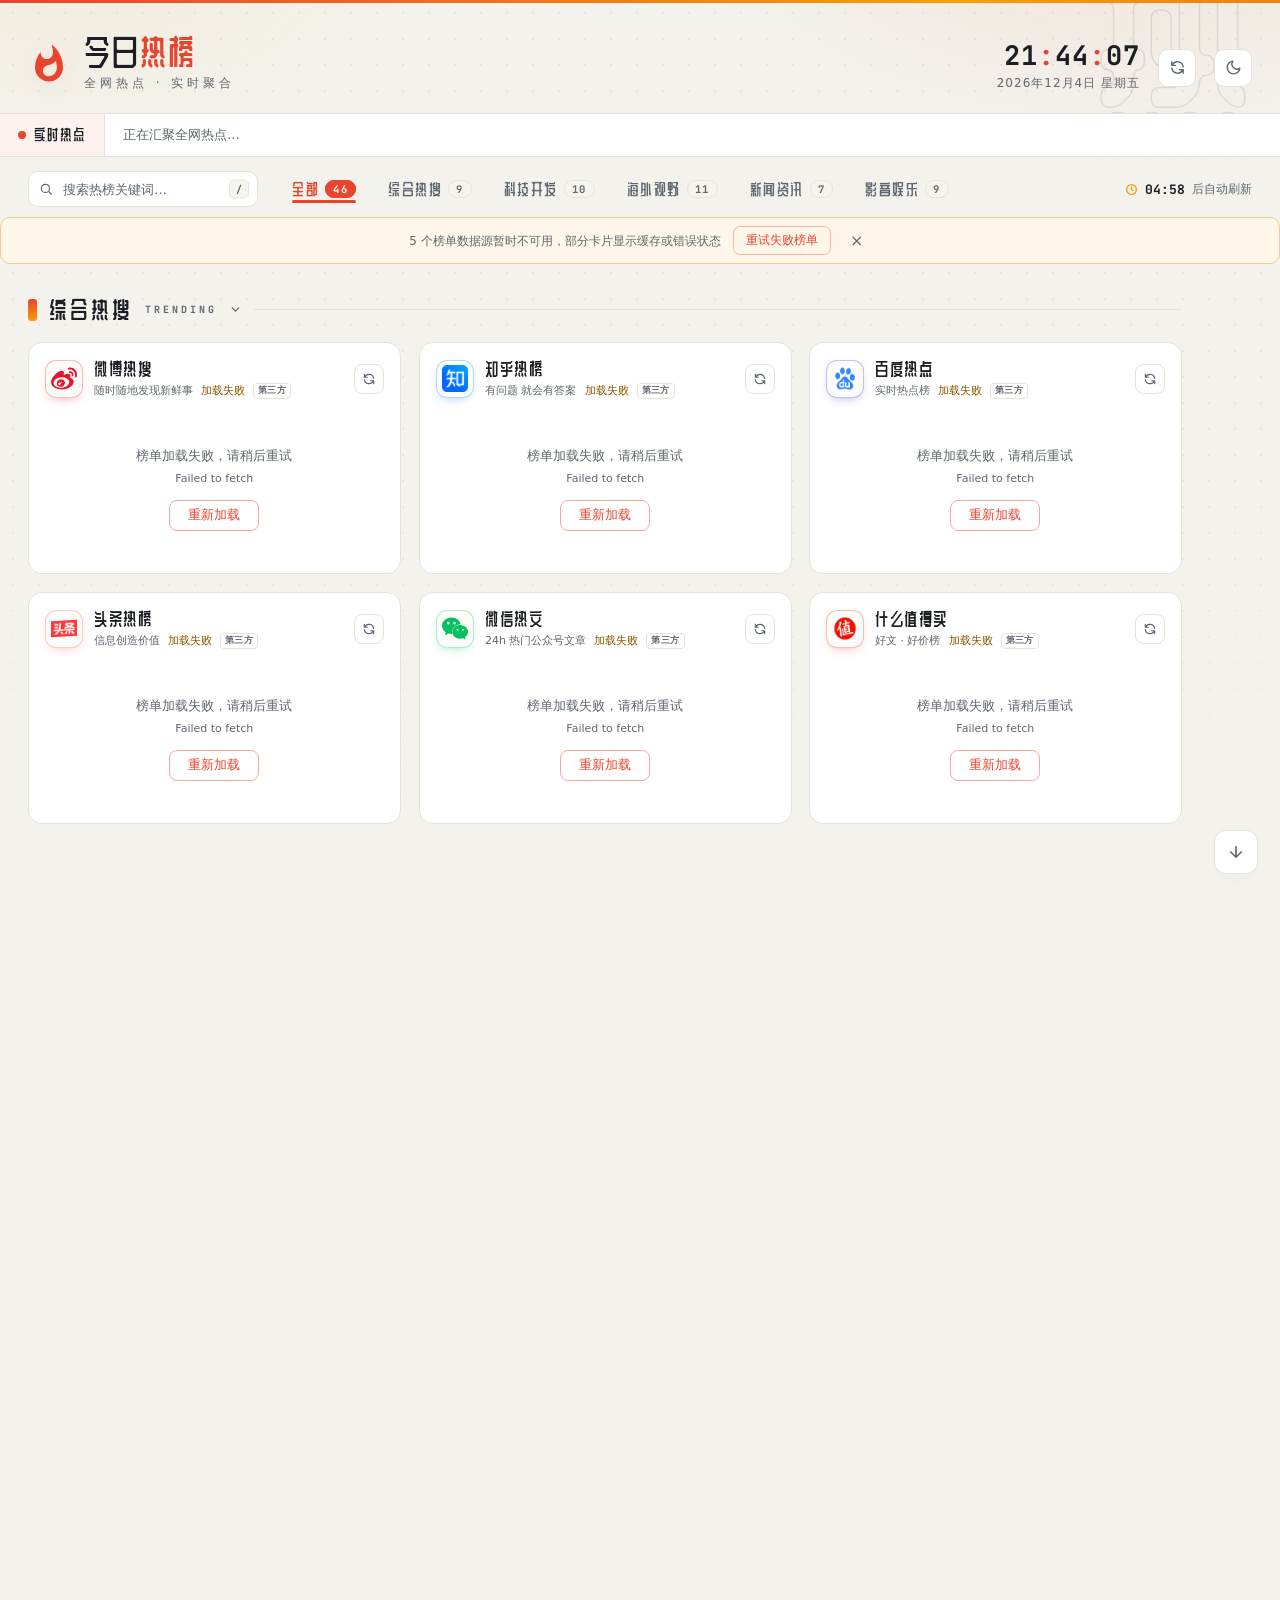
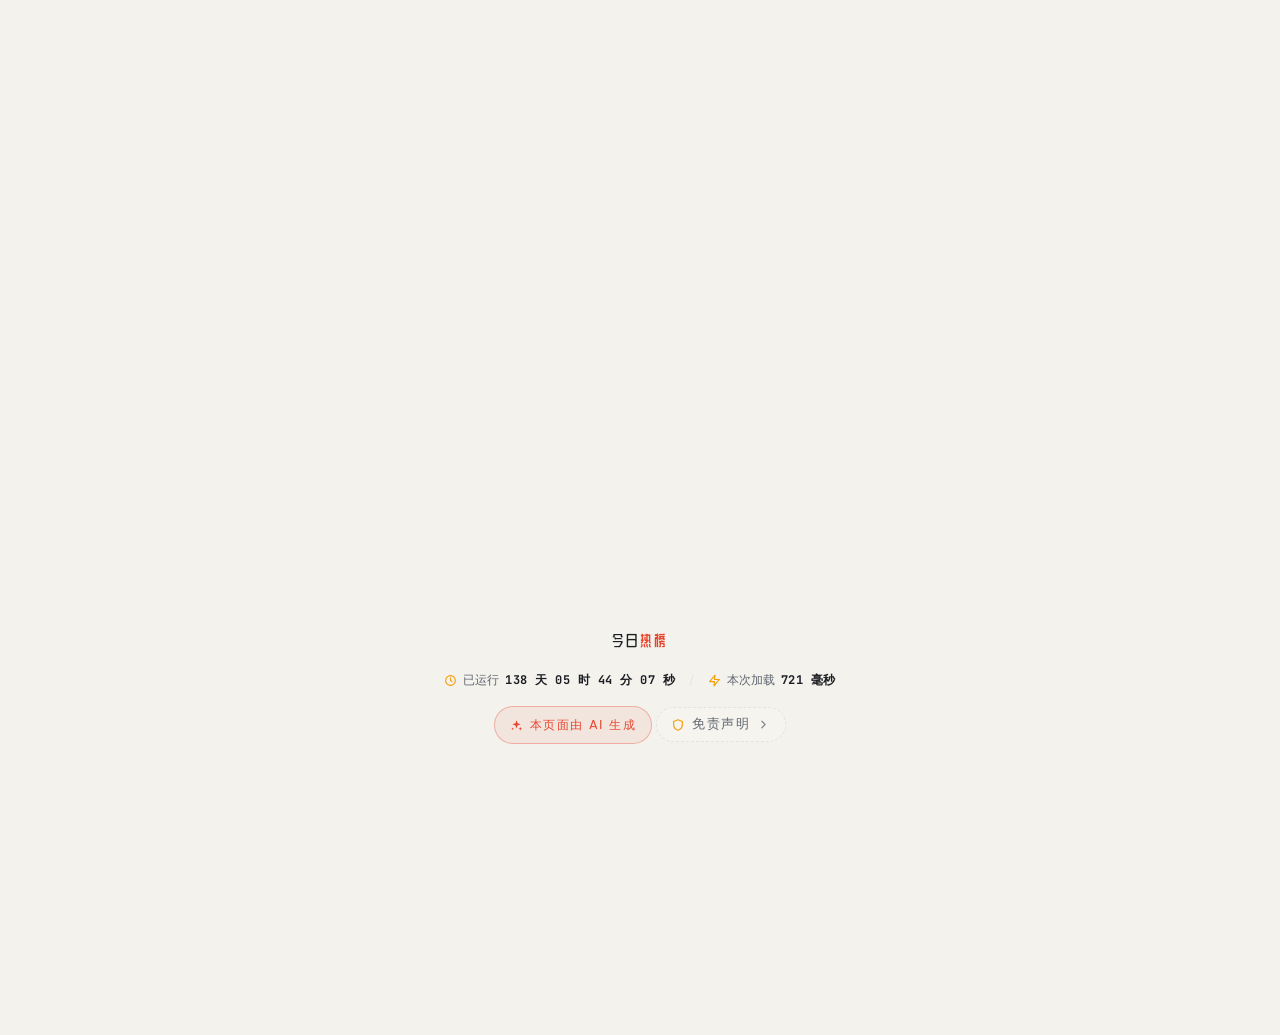
<file: index.html>
<!DOCTYPE html>
<html lang="zh-CN">
<head>
<meta charset="UTF-8">
<meta name="viewport" content="width=device-width, initial-scale=1.0, viewport-fit=cover">
<title>今日热榜 · 全网热点实时聚合</title>
<meta name="description" content="聚合微博、知乎、百度、B站、X、Hacker News、BBC、纽约时报、澎湃新闻等 46 个平台的实时热榜与新闻头条，每 5 分钟自动刷新。">
<link rel="canonical" href="https://yiktt.github.io/hotboard/">
<meta property="og:type" content="website">
<meta property="og:site_name" content="今日热榜">
<meta property="og:title" content="今日热榜 · 全网热点实时聚合">
<meta property="og:description" content="聚合微博、知乎、百度、B站、X、Hacker News、BBC、纽约时报、澎湃新闻等 46 个平台的实时热榜与新闻头条，每 5 分钟自动刷新。">
<meta property="og:url" content="https://yiktt.github.io/hotboard/">
<meta name="twitter:card" content="summary">
<meta name="twitter:title" content="今日热榜 · 全网热点实时聚合">
<meta name="twitter:description" content="聚合微博、知乎、百度、B站、X、Hacker News、BBC、纽约时报、澎湃新闻等 46 个平台的实时热榜与新闻头条，每 5 分钟自动刷新。">
<meta name="theme-color" media="(prefers-color-scheme: light)" content="#f3f2ec">
<meta name="theme-color" media="(prefers-color-scheme: dark)" content="#131519">
<meta http-equiv="Content-Security-Policy" content="default-src 'none'; script-src 'self' 'sha256-LBFYuMnAkBFSJf3Q/GZRao+b3M6IoYynnUeSB7OsTqY='; style-src 'self'; style-src-attr 'unsafe-inline'; font-src 'self'; img-src 'self' data:; connect-src 'self' https://api.codelife.cc https://cors.redoc.ly https://hn.algolia.com https://dev.to; base-uri 'none'; form-action 'none'; object-src 'none'">
<meta name="referrer" content="strict-origin-when-cross-origin">
<link rel="icon" href="data:image/svg+xml,%3Csvg xmlns='http://www.w3.org/2000/svg' viewBox='0 0 24 24'%3E%3Cpath fill='%23e8442e' d='M13.5.67s.74 2.65.74 4.8c0 2.06-1.35 3.73-3.41 3.73-2.07 0-3.63-1.67-3.63-3.73l.03-.36C5.21 7.51 4 10.62 4 14c0 4.42 3.58 8 8 8s8-3.58 8-8C20 8.61 17.41 3.8 13.5.67zM11.71 19c-1.78 0-3.22-1.4-3.22-3.14 0-1.62 1.05-2.76 2.81-3.12 1.77-.36 3.6-1.21 4.62-2.58.39 1.29.59 2.65.59 4.04 0 2.65-2.15 4.8-4.8 4.8z'/%3E%3C/svg%3E">
<!-- 修改下方内联主题脚本时，需同步更新 head 中 CSP 的 sha256 哈希 -->
<script>
/* 主题预渲染：避免闪烁（必须内联，先于样式执行） */
(function(){try{var t=localStorage.getItem('hotboard-theme');if(!t){t=window.matchMedia('(prefers-color-scheme: dark)').matches?'dark':'light';}document.documentElement.dataset.theme=t;}catch(e){document.documentElement.dataset.theme='light';}})();
</script>
<link rel="preconnect" href="https://cors.redoc.ly" crossorigin>
<link rel="preconnect" href="https://api.codelife.cc" crossorigin>
<!-- 静态资源版本：更新 hot.css / hot.js 后同步修改 v= 参数 -->
<link rel="stylesheet" href="hot.css?v=20261112-2">
<!-- 字体为自托管子集；新增展示文案后运行 node scripts/build-fonts.mjs 重新生成 -->
<link rel="preload" as="font" type="font/woff2" href="fonts/zcool-ui.woff2" crossorigin>
<link rel="preload" as="font" type="font/woff2" href="fonts/jetbrains-mono-400.woff2" crossorigin>
<link rel="preload" as="font" type="font/woff2" href="fonts/jetbrains-mono-700.woff2" crossorigin>
</head>
<body>
<a class="skip" href="#board">跳到榜单内容</a>
<div class="heatline" aria-hidden="true"></div>

<header class="topbar">
  <span class="wm" aria-hidden="true">热</span>
  <div class="wrap">
    <div class="brand">
      <svg class="flame" viewBox="0 0 24 24" aria-hidden="true"><path fill="currentColor" d="M13.5.67s.74 2.65.74 4.8c0 2.06-1.35 3.73-3.41 3.73-2.07 0-3.63-1.67-3.63-3.73l.03-.36C5.21 7.51 4 10.62 4 14c0 4.42 3.58 8 8 8s8-3.58 8-8C20 8.61 17.41 3.8 13.5.67zM11.71 19c-1.78 0-3.22-1.4-3.22-3.14 0-1.62 1.05-2.76 2.81-3.12 1.77-.36 3.6-1.21 4.62-2.58.39 1.29.59 2.65.59 4.04 0 2.65-2.15 4.8-4.8 4.8z"/></svg>
      <div>
        <h1>今日<em>热榜</em></h1>
        <p class="tag">全网热点 · 实时聚合</p>
      </div>
    </div>
    <div class="hd-right">
      <div class="clock">
        <div class="time" id="clock-time">--<i>:</i>--<i>:</i>--</div>
        <div class="date" id="clock-date">加载中…</div>
      </div>
      <button class="iconbtn" id="btn-refresh" aria-label="刷新全部榜单" title="刷新全部榜单">
        <svg viewBox="0 0 24 24" fill="none" stroke="currentColor" stroke-width="2" stroke-linecap="round" stroke-linejoin="round"><path d="M4 4v5h.582m15.356 2A8.001 8.001 0 0 0 4.582 9m0 0H9m11 11v-5h-.581m0 0a8.003 8.003 0 0 1-15.357-2m15.357 2H15"/></svg>
      </button>
      <button class="iconbtn tbtn" id="btn-theme" aria-label="切换深浅主题" title="切换主题">
        <svg class="moon" viewBox="0 0 24 24" fill="none" stroke="currentColor" stroke-width="2" stroke-linecap="round" stroke-linejoin="round"><path d="M21 12.79A9 9 0 1 1 11.21 3 7 7 0 0 0 21 12.79z"/></svg>
        <svg class="sun" viewBox="0 0 24 24" fill="none" stroke="currentColor" stroke-width="2" stroke-linecap="round" stroke-linejoin="round"><circle cx="12" cy="12" r="4"/><path d="M12 2v2m0 16v2M4.93 4.93l1.41 1.41m11.32 11.32 1.41 1.41M2 12h2m16 0h2M4.93 19.07l1.41-1.41M17.66 6.34l1.41-1.41"/></svg>
      </button>
    </div>
  </div>
</header>

<div class="ticker" aria-label="实时热点滚动条">
  <div class="tk-label"><span class="dot" aria-hidden="true"></span><span>实时热点</span></div>
  <div class="tk-view">
    <div class="tk-track" id="tk-track"><span class="tk-empty">正在汇聚全网热点…</span></div>
  </div>
</div>

<nav class="controls" aria-label="筛选与搜索">
  <div class="wrap">
    <div class="search">
      <svg viewBox="0 0 24 24" fill="none" stroke="currentColor" stroke-width="2" stroke-linecap="round"><circle cx="11" cy="11" r="7"/><path d="m21 21-4.35-4.35"/></svg>
      <input type="search" id="q" placeholder="搜索热榜关键词…" aria-label="搜索热榜" autocomplete="off">
      <button class="clr" id="q-clr" aria-label="清空搜索">×</button>
      <kbd>/</kbd>
    </div>
    <span class="sstat" id="sstat" hidden aria-live="polite"></span>
    <div class="tabs" id="tabs" role="group" aria-label="分类筛选"></div>
    <div class="next">
      <svg viewBox="0 0 24 24" fill="none" stroke="currentColor" stroke-width="2.4" stroke-linecap="round"><circle cx="12" cy="12" r="9"/><path d="M12 7v5l3 2"/></svg>
      <b id="cd">05:00</b><span>后自动刷新</span>
    </div>
  </div>
</nav>

<div class="wrap src-alert" id="src-alert" role="status" hidden>
  <span id="src-alert-text">部分榜单数据源暂时不可用</span>
  <button type="button" id="src-retry">重试失败榜单</button>
  <button type="button" class="src-alert-x" id="src-alert-close" aria-label="关闭数据源提示">×</button>
</div>

<main class="wrap">
  <div id="board" tabindex="-1"><p class="search-empty" id="search-empty" role="status" hidden>没有找到匹配的内容，试试更短的关键词。</p></div>
</main>

<div class="floats">
  <button class="fbtn" id="f-top" aria-label="回到顶部" title="回到顶部">
    <svg viewBox="0 0 24 24" fill="none" stroke="currentColor" stroke-width="2.2" stroke-linecap="round" stroke-linejoin="round"><path d="M12 19V5m-7 7 7-7 7 7"/></svg>
  </button>
  <button class="fbtn" id="f-bottom" aria-label="到页面底部" title="到底部">
    <svg viewBox="0 0 24 24" fill="none" stroke="currentColor" stroke-width="2.2" stroke-linecap="round" stroke-linejoin="round"><path d="M12 5v14m7-7-7 7-7-7"/></svg>
  </button>
</div>

<footer>
  <div class="wrap">
    <p class="fbrand">今日<em>热榜</em></p>
    <p class="fstats" aria-label="站点运行状态">
      <span class="fstat" title="自 2026-07-20 起持续运行">
        <svg viewBox="0 0 24 24" fill="none" stroke="currentColor" stroke-width="2" stroke-linecap="round" stroke-linejoin="round" aria-hidden="true"><circle cx="12" cy="12" r="9"/><path d="M12 7v5l3 2"/></svg>
        已运行 <b id="stat-uptime">--</b>
      </span>
      <span class="fsep" aria-hidden="true">/</span>
      <span class="fstat" title="本次页面打开耗时">
        <svg viewBox="0 0 24 24" fill="none" stroke="currentColor" stroke-width="2" stroke-linecap="round" stroke-linejoin="round" aria-hidden="true"><path d="M13 2 3 14h9l-1 8 10-12h-9l1-8z"/></svg>
        本次加载 <b id="stat-load">…</b>
      </span>
    </p>
    <p class="ai-badge" title="本页面由 AI 辅助生成">
      <svg viewBox="0 0 24 24" fill="currentColor" aria-hidden="true"><path d="M12 2.5 13.9 8l5.6 1.9-5.6 1.9L12 17.4l-1.9-5.6L4.5 9.9 10.1 8 12 2.5zM19 14.5l.9 2.6 2.6.9-2.6.9-.9 2.6-.9-2.6-2.6-.9 2.6-.9.9-2.6zM5 15.5l.7 2 2 .7-2 .7-.7 2-.7-2-2-.7 2-.7.7-2z"/></svg>
      <span>本页面由 AI 生成</span>
    </p>
    <button class="dtrigger" id="d-trigger" type="button" aria-haspopup="dialog" aria-controls="d-info" title="查看数据来源、使用提示与责任说明">
      <svg class="dtrigger-shield" viewBox="0 0 24 24" fill="none" stroke="currentColor" stroke-width="2" stroke-linecap="round" stroke-linejoin="round" aria-hidden="true"><path d="M12 3 4.5 6v5c0 4.6 3.2 8.4 7.5 10 4.3-1.6 7.5-5.4 7.5-10V6L12 3z"/></svg>
      <span>免责声明</span>
      <svg class="dtrigger-chev" viewBox="0 0 24 24" fill="none" stroke="currentColor" stroke-width="2.2" stroke-linecap="round" stroke-linejoin="round" aria-hidden="true"><path d="m9 6 6 6-6 6"/></svg>
    </button>
  </div>
</footer>

<dialog class="dinfo" id="d-info" aria-labelledby="d-info-title">
  <div class="dinfo-card">
    <header class="dinfo-hd">
      <span class="dinfo-ic">
        <svg viewBox="0 0 24 24" fill="none" stroke="currentColor" stroke-width="2" stroke-linecap="round" stroke-linejoin="round" aria-hidden="true"><path d="M12 3 4.5 6v5c0 4.6 3.2 8.4 7.5 10 4.3-1.6 7.5-5.4 7.5-10V6L12 3z"/></svg>
      </span>
      <div class="dinfo-tt">
        <h2 id="d-info-title">免责声明</h2>
        <p>数据来源、使用提示与责任说明</p>
      </div>
      <button class="dinfo-x" id="d-close" type="button" aria-label="关闭免责声明">
        <svg viewBox="0 0 24 24" fill="none" stroke="currentColor" stroke-width="2.2" stroke-linecap="round" aria-hidden="true"><path d="M6 6l12 12M18 6 6 18"/></svg>
      </button>
    </header>
    <div class="dinfo-bd" tabindex="0">
      <p>本站为非商业性的个人学习与技术交流项目。榜单数据来自各平台公开接口或公开页面，仅作实时聚合与展示，不设榜单数据库，也不将原始内容用于商业用途。</p>
      <p><strong>数据来源：</strong>数据来自 <a href="https://api.codelife.cc" target="_blank" rel="noopener noreferrer">Codelife 开放接口</a> · 豆瓣、<a href="https://getdaytrends.com" target="_blank" rel="noopener noreferrer">X 趋势</a>、App Store、媒体 RSS 与新浪/网易/澎湃热榜经 <a href="https://cors.redoc.ly" target="_blank" rel="noopener noreferrer">Redocly 代理</a>读取 · 海外榜单取自 <a href="https://hn.algolia.com" target="_blank" rel="noopener noreferrer">HN Algolia</a> 与 <a href="https://dev.to" target="_blank" rel="noopener noreferrer">dev.to</a> 官方 API。</p>
      <p><strong>使用提示：</strong>每 5 分钟自动刷新 · 点击分类标题收起/展开 · X 趋势与 App Store 可切换国家/地区 · 点击榜单名称访问官方热榜 · 按 <kbd>/</kbd> 快速搜索。</p>
      <p>榜单排序、热度值及内容均由来源平台提供，可能因接口调整、网络波动或平台自身原因出现延迟、缺漏或错误，请以各平台官方发布为准。本站不对数据的完整性、准确性和及时性作出保证，榜单内容也不代表本站观点。</p>
      <p>页面中出现的平台名称、商标、标识及相关内容的版权均归各自权利人所有，本站与各平台无隶属或合作关系。如果权利人认为本站展示方式侵犯其合法权益，请通过<a href="https://github.com/yiktt/hotboard/issues" target="_blank" rel="noopener noreferrer">项目仓库 Issue</a> 联系维护者，核实后将及时删除相关内容或停止展示。</p>
      <p>在法律允许的范围内，本站不对因使用或依赖本页面信息而产生的任何直接或间接损失承担责任。页面中的外部链接指向第三方网站，其内容、服务与安全性由该网站负责。</p>
    </div>
    <footer class="dinfo-ft">
      <span class="dinfo-hint">按 <kbd>Esc</kbd> 关闭</span>
      <button class="dinfo-ok" id="d-ok" type="button">我知道了</button>
    </footer>
  </div>
</dialog>

<div id="toasts" aria-live="polite"></div>
<noscript><div class="ns">热榜需要 JavaScript 才能加载数据，请在浏览器中启用 JavaScript 后刷新页面。</div></noscript>

<script src="hot.js?v=20261112-2"></script>
</body>
</html>
</file>
<file: hot.css>
/* 自托管字体子集：新增展示文案后运行 node scripts/build-fonts.mjs 重新生成 */
@font-face{
  font-family:'ZCOOL QingKe HuangYou';font-style:normal;font-weight:400;font-display:swap;
  src:url('fonts/zcool-ui.woff2') format('woff2');
}
@font-face{
  font-family:'JetBrains Mono';font-style:normal;font-weight:400;font-display:swap;
  src:url('fonts/jetbrains-mono-400.woff2') format('woff2');
}
@font-face{
  font-family:'JetBrains Mono';font-style:normal;font-weight:700;font-display:swap;
  src:url('fonts/jetbrains-mono-700.woff2') format('woff2');
}

/* ============ 基础与主题 ============ */
:root{
  --font-display:'ZCOOL QingKe HuangYou','Noto Sans SC','Microsoft YaHei',sans-serif;
  --font-body:'Noto Sans SC','PingFang SC','Microsoft YaHei','Segoe UI',system-ui,sans-serif;
  --font-mono:'JetBrains Mono','Cascadia Mono',Consolas,'Courier New',monospace;
  --bg:#f3f2ec; --card:#ffffff; --soft:#f5f4ee;
  --ink:#1b1e23; --muted:#5f6670; --line:#e5e3d9;
  --accent:#e8442e; --accent2:#f59e0b; --accent2-ink:#8a5a00; --accent-soft:rgba(232,68,46,.07);
  --glow1:rgba(232,68,46,.075); --glow2:rgba(245,158,11,.06);
  --dot:rgba(27,30,35,.06); --wm:rgba(27,30,35,.10);
  --shadow:0 12px 32px -16px rgba(27,30,35,.22);
  --r1:#e8442e; --r2:#ef6c1a; --r3:#f5a623;
  --chip:#fbfbf7; /* 徽标底色：两种主题下都保持浅色芯片，衬托彩色 logo */
  color-scheme:light;
}
[data-theme="dark"]{
  --bg:#131519; --card:#1b1e24; --soft:#232730;
  --ink:#e9eaee; --muted:#969ca6; --line:#2b2f38;
  --accent:#ff5c43; --accent2:#fbbf24; --accent2-ink:#fbbf24; --accent-soft:rgba(255,92,67,.10);
  --glow1:rgba(255,92,67,.09); --glow2:rgba(251,191,36,.055);
  --dot:rgba(233,234,238,.05); --wm:rgba(233,234,238,.08);
  --shadow:0 16px 36px -16px rgba(0,0,0,.55);
  color-scheme:dark;
}
*{margin:0;padding:0;box-sizing:border-box}
html{scroll-behavior:smooth;-webkit-text-size-adjust:100%;text-size-adjust:100%}
body{
  font-family:var(--font-body); background:var(--bg); color:var(--ink);
  font-size:14px; line-height:1.6; min-height:100vh;
  -webkit-tap-highlight-color:transparent;
}
/* 环境背景：暖色光晕 + 细点阵 */
body::before{
  content:""; position:fixed; inset:0; z-index:-2; pointer-events:none;
  background:
    radial-gradient(640px 320px at 88% -80px, var(--glow1), transparent 70%),
    radial-gradient(520px 280px at 6% -40px, var(--glow2), transparent 70%);
}
body::after{
  content:""; position:fixed; inset:0; z-index:-1; pointer-events:none;
  background-image:radial-gradient(circle, var(--dot) 1px, transparent 1px);
  background-size:26px 26px;
  mask-image:linear-gradient(#000 0%, #000 55%, transparent 95%);
  -webkit-mask-image:linear-gradient(#000 0%, #000 55%, transparent 95%);
}
::selection{background:var(--accent);color:#fff}
a{color:inherit;text-decoration:none}
button{font-family:inherit;cursor:pointer;border:none;background:none;color:inherit}
:focus-visible{outline:2px solid var(--accent);outline-offset:2px;border-radius:6px}
::-webkit-scrollbar{width:10px;height:10px}
::-webkit-scrollbar-thumb{background:var(--line);border-radius:8px;border:2px solid var(--bg)}
::-webkit-scrollbar-track{background:transparent}

/* 跳转链接：仅键盘聚焦时出现 */
.skip{
  position:fixed;left:14px;top:-52px;z-index:300;
  padding:9px 18px;border-radius:8px;background:var(--ink);color:var(--bg);
  font-size:13px;letter-spacing:1px;transition:top .2s ease;
}
.skip:focus{top:12px}

/* 顶部燃动火线 */
.heatline{
  position:fixed;top:0;left:0;right:0;height:3px;z-index:200;
  background:linear-gradient(90deg,var(--accent),var(--accent2),var(--accent),var(--accent2),var(--accent));
  background-size:300% 100%;
  animation:heatflow 9s linear infinite;
}
@keyframes heatflow{to{background-position:300% 0}}

.wrap{max-width:1460px;margin:0 auto;padding:0 28px}

/* ============ 顶栏 ============ */
.topbar{position:relative;padding:34px 0 20px}
.topbar .wrap{display:flex;align-items:flex-end;justify-content:space-between;gap:24px;position:relative;z-index:1}
.brand{display:flex;align-items:center;gap:14px}
.flame{width:42px;height:42px;color:var(--accent);flex:none;filter:drop-shadow(0 4px 10px var(--glow1));transform-origin:50% 100%;animation:flick 2.8s ease-in-out infinite}
@keyframes flick{0%,100%{transform:scaleY(1) rotate(0deg)}35%{transform:scaleY(1.07) rotate(-2deg)}70%{transform:scaleY(.97) rotate(1.5deg)}}
.brand h1{font-family:var(--font-display);font-weight:400;font-size:34px;line-height:1;letter-spacing:2px}
.brand h1 em{font-style:normal;color:var(--accent)}
.brand .tag{font-size:12px;color:var(--muted);letter-spacing:4px;margin-top:6px}
.hd-right{display:flex;align-items:center;gap:18px}
.clock{text-align:right}
.clock .time{font-family:var(--font-mono);font-weight:700;font-size:27px;line-height:1;font-variant-numeric:tabular-nums;letter-spacing:1px}
.clock .time i{font-style:normal;color:var(--accent);animation:blink 1s steps(1) infinite}
@keyframes blink{50%{opacity:.25}}
.clock .date{font-size:12px;color:var(--muted);margin-top:5px;letter-spacing:1px}
.iconbtn{
  width:38px;height:38px;border-radius:10px;display:inline-flex;align-items:center;justify-content:center;
  border:1px solid var(--line);background:var(--card);color:var(--muted);
  transition:color .22s ease,border-color .22s ease,background-color .22s ease,transform .22s ease,box-shadow .22s ease;
}
.iconbtn:hover{color:var(--accent);border-color:var(--accent);transform:translateY(-2px);box-shadow:var(--shadow)}
.iconbtn svg{width:17px;height:17px}
.iconbtn.spin svg{animation:rot .8s linear infinite}
@keyframes rot{to{transform:rotate(360deg)}}
/* 主题切换图标 */
.tbtn{position:relative;overflow:hidden}
.tbtn svg{position:absolute;transition:opacity .3s ease,transform .45s cubic-bezier(.34,1.56,.64,1)}
.tbtn .sun{opacity:0;transform:rotate(-90deg) scale(.4)}
[data-theme="dark"] .tbtn .sun{opacity:1;transform:rotate(0) scale(1)}
[data-theme="dark"] .tbtn .moon{opacity:0;transform:rotate(90deg) scale(.4)}
/* 切换期间关闭逐元素过渡；View Transition 负责新旧主题交叉淡化，降级时保留图标动画 */
html.theme-switching *,
html.theme-switching *::before,
html.theme-switching *::after{transition:none !important}
html.theme-switching .tbtn svg{transition:opacity .3s ease,transform .45s cubic-bezier(.34,1.56,.64,1) !important}
html.theme-vt .tbtn svg{transition:none !important}
::view-transition-old(root){animation:theme-fade-out .32s cubic-bezier(.22,1,.36,1) both}
::view-transition-new(root){animation:theme-fade-in .32s cubic-bezier(.22,1,.36,1) both}
@keyframes theme-fade-out{to{opacity:0}}
@keyframes theme-fade-in{from{opacity:0}}
/* 水印大字 */
.wm{
  position:absolute;right:2%;top:-46px;z-index:0;pointer-events:none;user-select:none;
  font-family:var(--font-display);font-size:215px;line-height:1;
  color:transparent;-webkit-text-stroke:1.5px var(--wm);
}

/* ============ 实时滚动条 ============ */
.ticker{
  border-top:1px solid var(--line);border-bottom:1px solid var(--line);
  background:var(--card);display:flex;align-items:stretch;height:44px;overflow:hidden;
  animation:ticker-in .4s ease-out .04s both;
}
@keyframes ticker-in{from{opacity:0}}
/* 只淡入容器，避免跑马灯内几十个条目同时建立合成层 */
.ticker.tk-enter .tk-view{animation:tk-fade .38s ease-out both}
@keyframes tk-fade{from{opacity:0}}
.tk-label{
  flex:none;display:flex;align-items:center;gap:8px;padding:0 18px;
  font-family:var(--font-display);font-size:15px;letter-spacing:2px;
  border-right:1px solid var(--line);background:var(--accent-soft);white-space:nowrap;
}
.dot{width:8px;height:8px;border-radius:50%;background:var(--accent);animation:pulse 1.6s ease-out infinite}
@keyframes pulse{0%{box-shadow:0 0 0 0 rgba(232,68,46,.55)}75%{box-shadow:0 0 0 9px rgba(232,68,46,0)}100%{box-shadow:0 0 0 0 rgba(232,68,46,0)}}
.tk-view{flex:1;overflow:hidden;display:flex;align-items:center}
.tk-track{display:flex;width:max-content;animation:marq var(--dur,90s) linear infinite}
.ticker:hover .tk-track{animation-play-state:paused}
@keyframes marq{to{transform:translateX(-50%)}}
.tk-group{display:flex;align-items:center;gap:34px;padding-right:34px}
.tk{display:flex;align-items:center;gap:8px;font-size:13px;color:var(--ink);white-space:nowrap;transition:color .2s}
.tk:hover{color:var(--accent)}
.tk i{
  font-style:normal;font-family:var(--font-display);font-size:11px;line-height:1;
  width:22px;height:22px;padding:0;border-radius:6px;flex:none;overflow:hidden;
  display:flex;align-items:center;justify-content:center;
  color:var(--pc);background:var(--chip);
  border:1px solid color-mix(in srgb,var(--pc) 28%,transparent);
}
.tk i img{width:74%;height:74%;object-fit:contain;display:block}
.tk i b{display:none;font-weight:400;padding:3px 5px}
.tk i.noicon{width:auto;height:auto;padding:3px 5px;background:color-mix(in srgb,var(--pc) 13%,transparent)}
.tk i.noicon img{display:none}
.tk i.noicon b{display:block;padding:0}
.tk-empty{color:var(--muted);font-size:13px;padding-left:18px}

/* ============ 控制栏 ============ */
.controls{
  position:sticky;top:3px;z-index:100;padding:14px 0 10px;
  background:color-mix(in srgb,var(--bg) 84%,transparent);
  backdrop-filter:blur(12px);-webkit-backdrop-filter:blur(12px);
}
.controls .wrap{display:flex;align-items:center;gap:20px;flex-wrap:wrap}
.search{position:relative;flex:none}
.search svg{position:absolute;left:11px;top:50%;transform:translateY(-50%);width:14px;height:14px;color:var(--muted);pointer-events:none}
.search input{
  width:230px;height:36px;padding:0 58px 0 34px;border-radius:10px;
  border:1px solid var(--line);background:var(--card);color:var(--ink);
  font:400 13px var(--font-body);transition:width .22s ease,border-color .22s ease,box-shadow .22s ease;
}
.search input::placeholder{color:var(--muted)}
.search input::-webkit-search-cancel-button,
.search input::-webkit-search-decoration{-webkit-appearance:none;appearance:none;display:none}
.search input::-moz-search-cancel-button{display:none}
.search input::-ms-clear{display:none}
.search input:focus{outline:none;border-color:var(--accent);box-shadow:0 0 0 3px var(--accent-soft)}
.search kbd{
  position:absolute;right:9px;top:50%;transform:translateY(-50%);
  font:600 10px var(--font-mono);color:var(--muted);
  border:1px solid var(--line);border-radius:5px;padding:2px 6px;background:var(--soft);
}
.search .clr{position:absolute;right:30px;top:50%;transform:translateY(-50%);width:28px;height:28px;border-radius:50%;display:none;align-items:center;justify-content:center;color:var(--muted);font-size:15px;line-height:1}
.search.has .clr{display:flex}
.search .clr:hover{color:var(--accent)}
.sstat{
  display:inline-flex;align-items:center;gap:6px;flex:none;white-space:nowrap;line-height:1;
  padding:5px 10px;border-radius:8px;border:1px solid var(--line);background:var(--soft);
  font:600 11.5px var(--font-mono);letter-spacing:.2px;color:var(--ink);
  animation:stat-in .2s ease both;
}
.sstat::before{content:"";width:6px;height:6px;border-radius:50%;background:var(--accent);flex:none}
.sstat[hidden]{display:none}
@keyframes stat-in{from{opacity:0;transform:translateY(-2px)}to{opacity:1;transform:none}}
.search-empty{margin:28px auto;text-align:center;color:var(--muted);font-size:13px;line-height:1.8}
.search-hint{margin:2px 9px 8px;color:var(--muted);font-size:12px;line-height:1.5}
.card.search-hide,.grid.search-hide,.cat-label.search-hide{display:none}
.err-detail{display:block;margin-top:4px;color:var(--muted);font-size:11px;line-height:1.5}
.tabs{display:flex;gap:4px;flex-wrap:wrap}
.tab{
  position:relative;padding:8px 14px;font-family:var(--font-display);font-size:15.5px;
  letter-spacing:1.5px;color:var(--muted);border-radius:9px;transition:color .2s ease,background-color .2s ease;
}
.tab b{font:600 10.5px var(--font-mono);color:var(--muted);background:var(--soft);border:1px solid var(--line);border-radius:99px;padding:1px 7px;margin-left:6px;vertical-align:2px;transition:color .2s ease,background-color .2s ease,border-color .2s ease}
.tab:hover{color:var(--ink);background:var(--soft)}
.tab.on{color:var(--accent)}
.tab.on b{color:#fff;background:var(--accent);border-color:var(--accent)}
.tab::after{content:"";position:absolute;left:14px;right:14px;bottom:2px;height:3px;border-radius:3px;background:var(--accent);transform:scaleX(0);transform-origin:left;transition:transform .28s cubic-bezier(.22,1,.36,1)}
.tab.on::after{transform:scaleX(1)}
.next{margin-left:auto;font-size:12px;color:var(--muted);display:flex;align-items:center;gap:7px;white-space:nowrap}
body.searching .next{display:none}
.next svg{width:13px;height:13px;color:var(--accent2)}
.next b{font:700 13px var(--font-mono);color:var(--ink);font-variant-numeric:tabular-nums}

/* ============ 分类标题 ============ */
.cat-label{display:flex;align-items:center;gap:12px;margin:30px 0 16px;font-weight:400}
.cat-label.off{display:none}
.cat-label:first-child{margin-top:22px}
.cat-toggle{
  display:inline-flex;align-items:center;gap:12px;padding:2px 0;
  font:inherit;letter-spacing:inherit;color:inherit;text-align:left;border-radius:6px;
  transition:color .2s ease;
}
.cat-toggle .bar{width:9px;height:22px;border-radius:3px;background:linear-gradient(180deg,var(--accent),var(--accent2));flex:none}
.cat-name{font-family:var(--font-display);font-weight:400;font-size:23px;line-height:1.2;letter-spacing:3px}
.cat-en{font:700 10px var(--font-mono);letter-spacing:3px;color:var(--muted);transition:color .2s ease}
.cat-chev{width:13px;height:13px;flex:none;color:var(--muted);transition:transform .25s ease,color .2s ease}
.cat-toggle:hover{color:var(--accent)}
.cat-toggle:hover .cat-en,.cat-toggle:hover .cat-chev{color:var(--accent)}
.cat-label.folded .cat-name{color:var(--muted)}
.cat-label.folded .cat-chev{transform:rotate(-90deg)}
.cat-label::after{content:"";flex:1;height:1px;background:var(--line)}

/* ============ 卡片网格 ============ */
.grid{display:grid;grid-template-columns:repeat(auto-fill,minmax(330px,1fr));gap:18px;align-items:start}
.grid.folded{display:none}
.card{
  background:var(--card);border:1px solid var(--line);border-radius:14px;
  display:flex;flex-direction:column;overflow:hidden;
  content-visibility:auto;contain-intrinsic-size:auto 470px;
  transition:transform .25s ease,box-shadow .25s ease,border-color .25s ease,opacity .3s ease;
}
.card:has(.sk){contain-intrinsic-size:auto 375px}
.card:hover{transform:translateY(-3px);box-shadow:var(--shadow);border-color:color-mix(in srgb,var(--accent) 32%,var(--line))}
.card.off{display:none}
.card.dim{opacity:.32;filter:grayscale(.7)}
/* 滚动浮现 */
.reveal{opacity:0;transform:translateY(16px)}
.reveal.in{opacity:1;transform:translateY(0);transition:opacity .55s cubic-bezier(.22,1,.36,1),transform .55s cubic-bezier(.22,1,.36,1),box-shadow .25s ease,border-color .25s ease}
.card.reveal.in:hover{transform:translateY(-3px)}

.card-hd{display:flex;align-items:center;gap:11px;padding:15px 16px 11px}
.pbadge{
  width:38px;height:38px;border-radius:11px;flex:none;overflow:hidden;
  display:flex;align-items:center;justify-content:center;
  font-family:var(--font-display);font-size:17px;line-height:1;color:var(--pc);
  background:var(--chip);
  border:1px solid color-mix(in srgb,var(--pc) 28%,transparent);
  box-shadow:0 4px 12px -6px color-mix(in srgb,var(--pc) 55%,transparent);
  transition:transform .25s cubic-bezier(.34,1.56,.64,1);
}
.card:hover .pbadge{transform:scale(1.08) rotate(-4deg)}
.pbadge img{width:74%;height:74%;object-fit:contain;display:block}
.pbadge b{display:none;font-weight:400;line-height:1}
.pbadge.noicon{background:color-mix(in srgb,var(--pc) 14%,transparent);box-shadow:none}
.pbadge.noicon img{display:none}
.pbadge.noicon b{display:block}
.pbadge.small{font-size:13px;letter-spacing:0}
.pmeta{flex:1;min-width:0}
.pmeta h3{font-family:var(--font-display);font-weight:400;font-size:17.5px;letter-spacing:1.5px;line-height:1.25}
.pmeta h3 a{display:inline-flex;align-items:center;gap:5px;transition:color .2s ease}
.pmeta h3 a:hover{color:var(--accent)}
.pmeta h3 .ext{width:12px;height:12px;flex:none;color:var(--accent);opacity:0;transform:translate(-3px,3px);transition:opacity .22s ease,transform .22s ease}
.pmeta h3 a:hover .ext,.pmeta h3 a:focus-visible .ext{opacity:.9;transform:none}
.pmeta p{font-size:11px;color:var(--muted);margin-top:2px;display:flex;gap:8px;align-items:center;white-space:nowrap;overflow:hidden}
.ptime{font-family:var(--font-mono);font-size:10.5px;color:var(--accent2-ink)}
.src-tag{flex:none;padding:1px 4px;border:1px solid var(--line);border-radius:4px;color:var(--muted);font:600 8.5px var(--font-mono);line-height:1.4;letter-spacing:.4px}
.card-refresh{width:30px;height:30px;border-radius:8px}
.card-refresh svg{width:14px;height:14px}

.card-bd{flex:1;padding:2px 8px 8px}
.ranklist{list-style:none;animation:list-in .4s cubic-bezier(.22,1,.36,1)}
@keyframes list-in{from{opacity:0;transform:translateY(6px)}to{opacity:1;transform:none}}
.rk{display:flex;align-items:center;gap:9px;padding:7px 9px;border-radius:9px;transition:background .18s ease,transform .18s ease}
.rk:hover{background:var(--accent-soft);transform:translateX(3px)}
.rank{
  width:20px;height:20px;flex:none;border-radius:6px;display:flex;align-items:center;justify-content:center;
  font:700 11px var(--font-mono);color:var(--muted);background:var(--soft);
  font-variant-numeric:tabular-nums;
}
.rank.r1{background:var(--r1);color:#fff;box-shadow:0 3px 8px -2px rgba(232,68,46,.55)}
.rank.r2{background:var(--r2);color:#fff;box-shadow:0 3px 8px -2px rgba(239,108,26,.5)}
.rank.r3{background:var(--r3);color:#fff;box-shadow:0 3px 8px -2px rgba(245,166,35,.5)}
.rk-t{flex:1;min-width:0;overflow:hidden;text-overflow:ellipsis;white-space:nowrap;font-size:13.5px;font-weight:500;transition:color .18s}
.rk:hover .rk-t{color:var(--accent)}
.rk-t::after{content:"↗";font-size:11px;margin-left:5px;opacity:0;color:var(--accent);transition:opacity .18s}
.rk:hover .rk-t::after{opacity:.85}
.rk-h{flex:none;display:flex;align-items:center;gap:3px;font:600 11px var(--font-mono);color:var(--muted);font-variant-numeric:tabular-nums}
.rk-h svg{width:10px;height:10px;color:var(--accent2)}
.rk-h.rk-score{color:var(--muted)}
.rk-h.rk-score svg{color:var(--accent2-ink)}
.ranklist.collapsed li:nth-child(n+11){display:none}
body.searching .ranklist li:nth-child(n+11){display:flex}
body.searching .ranklist li.hide{display:none}
body.searching .ranklist li.over{display:none}
.rk.hide{display:none}

.card-ft{border-top:1px dashed var(--line);margin:0;text-align:left}
.more{
  width:100%;padding:9px;font-size:12px;color:var(--muted);letter-spacing:1px;
  transition:color .2s ease,background-color .2s ease;
}
.more:hover{color:var(--accent);background:var(--accent-soft)}
.card-ft.region{padding:7px 11px}
.region-pick{display:flex;align-items:center;justify-content:space-between;gap:10px;width:100%}
.region-cap{display:inline-flex;align-items:center;gap:6px;font-size:11.5px;color:var(--muted);letter-spacing:.5px;white-space:nowrap}
.region-cap svg{width:13px;height:13px;flex:none;color:var(--accent2)}
.region-box{position:relative;display:inline-flex;align-items:center;min-width:0}
.region-select{
  appearance:none;-webkit-appearance:none;max-width:170px;
  padding:5px 26px 5px 10px;border-radius:8px;border:1px solid var(--line);
  background:var(--soft);color:var(--ink);font:500 12px var(--font-body);
  cursor:pointer;text-overflow:ellipsis;transition:border-color .2s ease,background .2s ease;
}
.region-select:hover{border-color:color-mix(in srgb,var(--accent) 45%,var(--line));background:var(--accent-soft)}
.region-select:focus-visible{outline:none;border-color:var(--accent);box-shadow:0 0 0 3px var(--accent-soft)}
.region-chev{position:absolute;right:8px;width:12px;height:12px;color:var(--muted);pointer-events:none}

/* 骨架屏：单层扫光，避免每个占位块逐帧重绘背景 */
.sk{display:flex;align-items:center;gap:9px;padding:8.5px 9px}
.sk .b{border-radius:6px;background:var(--soft)}
.card-bd:has(.sk){position:relative;overflow:hidden}
.card-bd:has(.sk)::after{
  content:"";position:absolute;top:0;bottom:0;left:0;width:100%;pointer-events:none;
  background:linear-gradient(90deg,transparent 20%,color-mix(in srgb,var(--line) 85%,transparent) 50%,transparent 80%);
  transform:translateX(-100%);animation:sh 1.3s ease-in-out infinite;
}
.card:not(.reveal.in) .card-bd:has(.sk)::after{animation-play-state:paused}
@keyframes sh{to{transform:translateX(100%)}}
.sk .c{width:20px;height:20px;border-radius:6px;flex:none}
.sk .t{height:12px;flex:1}
.sk .h{width:38px;height:10px}
/* 错误态 */
.card-err{padding:34px 10px;text-align:center;color:var(--muted);font-size:13px}
.card-err p{margin-bottom:12px}
.retry{
  padding:6px 18px;border-radius:8px;font-size:12.5px;color:var(--accent);
  border:1px solid color-mix(in srgb,var(--accent) 45%,transparent);transition:color .2s ease,background-color .2s ease,border-color .2s ease;
}
.retry:hover{background:var(--accent);color:#fff}

/* ============ 页脚 ============ */
footer{margin:44px 0 calc(34px + env(safe-area-inset-bottom));text-align:center;color:var(--muted);font-size:12px;line-height:2}
footer .fbrand{font-family:var(--font-display);font-size:15px;letter-spacing:3px;color:var(--ink)}
footer .fbrand em{font-style:normal;color:var(--accent)}
footer a{color:var(--accent);border-bottom:1px dashed color-mix(in srgb,var(--accent) 50%,transparent);transition:border-color .2s}
footer a:hover{border-bottom-style:solid}
footer kbd{font:600 10px var(--font-mono);border:1px solid var(--line);border-radius:4px;padding:1px 5px;background:var(--soft)}
/* 站点运行状态 */
footer .fstats{display:flex;justify-content:center;align-items:center;gap:14px;flex-wrap:wrap;margin:12px auto 2px}
footer .fstat{display:inline-flex;align-items:center;gap:6px;color:var(--muted);font-size:12px}
footer .fstat svg{width:13px;height:13px;flex:none;color:var(--accent2)}
footer .fstat b{font:700 12px var(--font-mono);color:var(--ink);font-variant-numeric:tabular-nums;letter-spacing:.5px}
footer .fsep{color:var(--line)}
footer .ai-badge{
  display:inline-flex;align-items:center;gap:7px;margin:12px auto 16px;
  padding:6px 15px;border-radius:99px;font-size:12px;letter-spacing:1.5px;
  color:var(--accent);background:var(--accent-soft);
  border:1px solid color-mix(in srgb,var(--accent) 35%,transparent);
}
footer .ai-badge svg{width:13px;height:13px;flex:none}

/* ============ 免责声明入口与弹窗 ============ */
.dtrigger{
  display:inline-flex;align-items:center;gap:7px;
  padding:8px 15px 8px 14px;border:1px dashed var(--line);border-radius:99px;background:var(--soft);
  color:var(--muted);font-size:12.5px;letter-spacing:1.5px;
  transition:color .22s ease,border-color .22s ease,background .22s ease,transform .22s ease;
}
.dtrigger svg{width:14px;height:14px;flex:none}
.dtrigger .dtrigger-shield{color:var(--accent2);transition:color .22s ease}
.dtrigger .dtrigger-chev{width:13px;height:13px;opacity:.75;transition:transform .22s ease,color .22s ease}
.dtrigger:hover{
  color:var(--ink);border-color:color-mix(in srgb,var(--accent) 55%,var(--line));
  background:var(--accent-soft);transform:translateY(-1px);
}
.dtrigger:hover .dtrigger-shield{color:var(--accent)}
.dtrigger:hover .dtrigger-chev{transform:translateX(2px);color:var(--accent)}
body.dinfo-open{overflow:hidden}

.dinfo{
  width:min(660px, calc(100vw - 36px));max-width:none;max-height:none;
  margin:auto;padding:0;border:0;background:none;color:var(--ink);overflow:visible;
  opacity:0;transform:translateY(18px) scale(.97);
  transition:opacity .22s ease,transform .3s cubic-bezier(.22,1,.36,1),overlay .3s allow-discrete,display .3s allow-discrete;
}
.dinfo[open]{opacity:1;transform:none}
@starting-style{.dinfo[open]{opacity:0;transform:translateY(18px) scale(.97)}}
.dinfo::backdrop{
  background:rgba(15,17,21,.48);backdrop-filter:blur(5px);-webkit-backdrop-filter:blur(5px);
  opacity:0;transition:opacity .22s ease,overlay .3s allow-discrete,display .3s allow-discrete;
}
.dinfo[open]::backdrop{opacity:1}
@starting-style{.dinfo[open]::backdrop{opacity:0}}

.dinfo-card{
  display:flex;flex-direction:column;max-height:min(82vh,760px);max-height:min(82dvh,760px);
  background:var(--card);border:1px solid var(--line);border-radius:18px;
  box-shadow:0 32px 90px -28px rgba(10,12,16,.55);overflow:hidden;
}
.dinfo-hd{display:flex;align-items:center;gap:13px;flex:none;padding:20px 22px 16px;border-bottom:1px solid var(--line)}
.dinfo-ic{
  width:40px;height:40px;border-radius:11px;display:grid;place-items:center;flex:none;
  color:var(--accent);background:var(--accent-soft);
  border:1px solid color-mix(in srgb,var(--accent) 25%,transparent);
}
.dinfo-ic svg{width:19px;height:19px}
.dinfo-tt h2{font-family:var(--font-display);font-weight:400;font-size:22px;line-height:1.2;letter-spacing:3px}
.dinfo-tt p{font-size:11.5px;color:var(--muted);letter-spacing:1.2px;margin-top:3px}
.dinfo-x{
  margin-left:auto;width:34px;height:34px;border-radius:9px;display:grid;place-items:center;flex:none;
  color:var(--muted);border:1px solid transparent;
  transition:color .2s ease,background .2s ease,border-color .2s ease,transform .2s ease;
}
.dinfo-x:hover{
  color:var(--accent);background:var(--accent-soft);
  border-color:color-mix(in srgb,var(--accent) 25%,transparent);transform:rotate(90deg);
}
.dinfo-x svg{width:16px;height:16px}
.dinfo-bd{
  padding:18px 24px;overflow-y:auto;overscroll-behavior:contain;
  font-size:13px;line-height:2.05;color:var(--muted);text-align:left;
}
.dinfo-bd p + p{margin-top:12px}
.dinfo-bd a{
  color:var(--accent);text-decoration:underline;text-underline-offset:3px;
  text-decoration-color:color-mix(in srgb,var(--accent) 40%,transparent);
  transition:text-decoration-color .2s ease;
}
.dinfo-bd a:hover{text-decoration-color:var(--accent)}
.dinfo-ft{
  display:flex;align-items:center;justify-content:space-between;gap:14px;flex:none;
  padding:14px 22px 16px;border-top:1px solid var(--line);background:var(--soft);
}
.dinfo-hint{display:inline-flex;align-items:center;gap:6px;font-size:11.5px;color:var(--muted);letter-spacing:.5px}
.dinfo-hint kbd{
  font:600 10.5px var(--font-mono);padding:2px 6px;border-radius:5px;
  border:1px solid var(--line);border-bottom-width:2px;background:var(--card);color:var(--ink);
}
.dinfo-ok{
  padding:8px 22px;border-radius:9px;background:var(--accent);color:#fff;
  font-size:13px;font-weight:500;letter-spacing:2px;
  transition:transform .2s ease,filter .2s ease;
}
.dinfo-ok:hover{filter:brightness(1.07);transform:translateY(-1px)}
.dinfo-ok:active{transform:none}

/* ============ 一键到顶 / 到底 ============ */
.floats{
  position:fixed;right:22px;bottom:calc(26px + env(safe-area-inset-bottom));z-index:150;
  display:flex;flex-direction:column;gap:10px;
}
.fbtn{
  width:44px;height:44px;border-radius:12px;display:flex;align-items:center;justify-content:center;
  background:var(--card);border:1px solid var(--line);color:var(--muted);box-shadow:var(--shadow);
  opacity:0;transform:translateY(14px) scale(.9);pointer-events:none;
  transition:opacity .3s cubic-bezier(.22,1,.36,1),transform .3s cubic-bezier(.22,1,.36,1),color .3s ease,background-color .3s ease,border-color .3s ease,box-shadow .3s ease;
}
.fbtn.show{opacity:1;transform:none;pointer-events:auto}
.fbtn.show:hover{color:#fff;background:var(--accent);border-color:var(--accent);transform:translateY(-3px)}
.fbtn svg{width:18px;height:18px}

/* ============ Toast ============ */
#toasts{position:fixed;bottom:26px;left:50%;transform:translateX(-50%);z-index:300;display:flex;flex-direction:column;gap:8px;align-items:center;pointer-events:none}
.toast{
  background:var(--ink);color:var(--bg);font-size:12.5px;padding:9px 20px;border-radius:99px;max-width:calc(100vw - 32px);text-align:center;
  box-shadow:0 10px 30px -8px rgba(0,0,0,.4);opacity:0;transform:translateY(12px);
  transition:opacity .35s cubic-bezier(.22,1,.36,1),transform .35s cubic-bezier(.22,1,.36,1);
}
.toast.show{opacity:1;transform:translateY(0)}

noscript .ns{max-width:520px;margin:80px auto;text-align:center;font-size:15px;color:var(--muted)}

/* ============ 响应式 ============ */
@media (hover:none){
  .search kbd{display:none}
  .search input{padding-right:34px}
  .card:hover{transform:none;box-shadow:none;border-color:var(--line)}
  .rk:hover{transform:none}
}
@media (max-width:960px){.wm{display:none}}
@media (max-width:860px){
  .wrap{padding:0 18px}
  .topbar{padding:26px 0 16px}
  .brand h1{font-size:27px}
  .clock .time{font-size:21px}
  .search input{width:170px;font-size:16px}
  .grid{grid-template-columns:repeat(auto-fill,minmax(290px,1fr))}
  .pmeta p{flex-wrap:wrap;white-space:normal;row-gap:1px}
  .ptime{flex:none}
  .next{display:none}
  .floats{right:16px}
}
@media (max-width:560px){
  .wrap{padding:0 14px}
  body{font-size:13.5px}
  .topbar{padding:20px 0 14px}
  .topbar .wrap{flex-wrap:wrap;gap:12px}
  .flame{width:34px;height:34px}
  .brand{gap:10px}
  .brand h1{font-size:24px;letter-spacing:1px}
  .brand .tag{letter-spacing:2px;margin-top:4px}
  .hd-right{margin-left:auto;gap:10px}
  .clock .time{font-size:17px}
  .clock .date{display:none}
  .iconbtn{width:44px;height:44px}
  .ticker{height:40px}
  .tk-label{padding:0 12px;font-size:13px}
  .tk-label span{display:none}
  .controls{padding:10px 0 8px}
  .controls .wrap{gap:10px}
  .tabs{order:3;width:100%;overflow-x:auto;flex-wrap:nowrap;padding-bottom:4px;-webkit-overflow-scrolling:touch;position:relative}
  .tabs::after{content:"";position:sticky;right:0;flex:0 0 22px;margin-left:-22px;pointer-events:none;background:linear-gradient(90deg,transparent,var(--bg))}
  .tab{flex:none;padding:10px 14px;font-size:14.5px;min-height:44px;display:inline-flex;align-items:center}
  .search{flex:1}
  .search input,.search input:focus{width:100%}
  .search input{height:44px;font-size:16px;padding-right:64px}
  .search .clr{right:12px;width:44px;height:44px;font-size:18px}
  .search kbd{display:none}
  .sstat{padding:4px 8px;border-radius:7px;font-size:11px}
  .src-alert{flex-wrap:wrap;padding:8px 12px;font-size:11.5px;text-align:center}
  .src-alert button{min-height:44px}
  .src-alert .src-alert-x{width:44px;height:44px}
  .dtrigger{min-height:44px;padding:10px 16px}
  .retry{min-height:44px;padding:10px 22px}
  .dinfo-ok{min-height:44px}
  .cat-label{margin:24px 0 12px}
  .cat-name{font-size:20px;letter-spacing:2px}
  .cat-toggle{gap:10px;min-height:44px;padding:6px 0}
  .cat-en{letter-spacing:2px}
  .grid{grid-template-columns:1fr;gap:14px}
  .card-hd{padding:13px 13px 9px}
  .pbadge{width:34px;height:34px;font-size:15px;border-radius:9px}
  .pmeta h3{font-size:16px}
  .card-bd{padding:2px 6px 6px}
  .rk{padding:8px}
  .rk-t{font-size:13px}
  .card-ft.region{padding:7px 8px}
  .more{min-height:44px;padding:12px 9px}
  .region-select{max-width:145px;min-height:44px;padding:9px 28px 9px 12px}
  .floats{right:12px}
  .fbtn{width:44px;height:44px}
  footer{margin:34px 0 calc(24px + env(safe-area-inset-bottom))}
  footer .fstats{gap:8px}
  .dinfo{width:calc(100vw - 24px)}
  .dinfo-card{max-height:86dvh;border-radius:16px}
  .dinfo-hd{padding:16px 16px 13px;gap:11px}
  .dinfo-ic{width:36px;height:36px;border-radius:10px}
  .dinfo-ic svg{width:17px;height:17px}
  .dinfo-tt h2{font-size:19px;letter-spacing:2px}
  .dinfo-tt p{font-size:11px}
  .dinfo-x{width:44px;height:44px}
  .dinfo-bd{padding:14px 18px;font-size:12.5px;line-height:1.95}
  .dinfo-ft{padding:12px 16px calc(14px + env(safe-area-inset-bottom))}
  .dinfo-hint{display:none}
  .dinfo-ok{width:100%}
}
/* 数据源故障提示条 */
.src-alert{display:flex;align-items:center;justify-content:center;gap:12px;padding:8px 14px;margin-bottom:2px;border:1px solid color-mix(in srgb,var(--accent2) 32%,var(--line));border-radius:10px;background:color-mix(in srgb,var(--accent2) 9%,var(--card));font-size:12px;line-height:1.5;color:var(--muted)}
.src-alert[hidden]{display:none}
.src-alert button{flex:none;padding:5px 12px;border-radius:7px;border:1px solid color-mix(in srgb,var(--accent) 35%,transparent);color:var(--accent);font-size:12px;transition:background-color .2s ease,color .2s ease}
.src-alert button:hover{background:var(--accent);color:#fff}
.src-alert .src-alert-x{width:28px;height:28px;padding:0;border-color:transparent;color:var(--muted);font-size:16px;line-height:1}
.src-alert .src-alert-x:hover{color:var(--accent);background:var(--accent-soft)}

/* 桌面端为悬浮按钮预留右侧净空；移动端不压缩信息流，按钮直接悬浮 */
@media (max-width:1540px){#board{padding-right:70px}}
@media (max-width:860px){#board{padding-right:0}}
@media (max-width:360px){.floats{right:8px}}
@media (prefers-reduced-motion:reduce){
  html{scroll-behavior:auto}
  *,*::before,*::after{animation-duration:.01ms !important;animation-iteration-count:1 !important;transition-duration:.01ms !important;transition-delay:0ms !important}
  .tk-track,.ticker,.ticker.tk-enter .tk-view,.ranklist,.card-bd:has(.sk)::after{animation:none}
  /* 跑马灯停摆后改为手动横向滚动，保证全部头条可达 */
  .tk-view{overflow-x:auto;scrollbar-width:none}
  .tk-view::-webkit-scrollbar{display:none}
}
</file>
